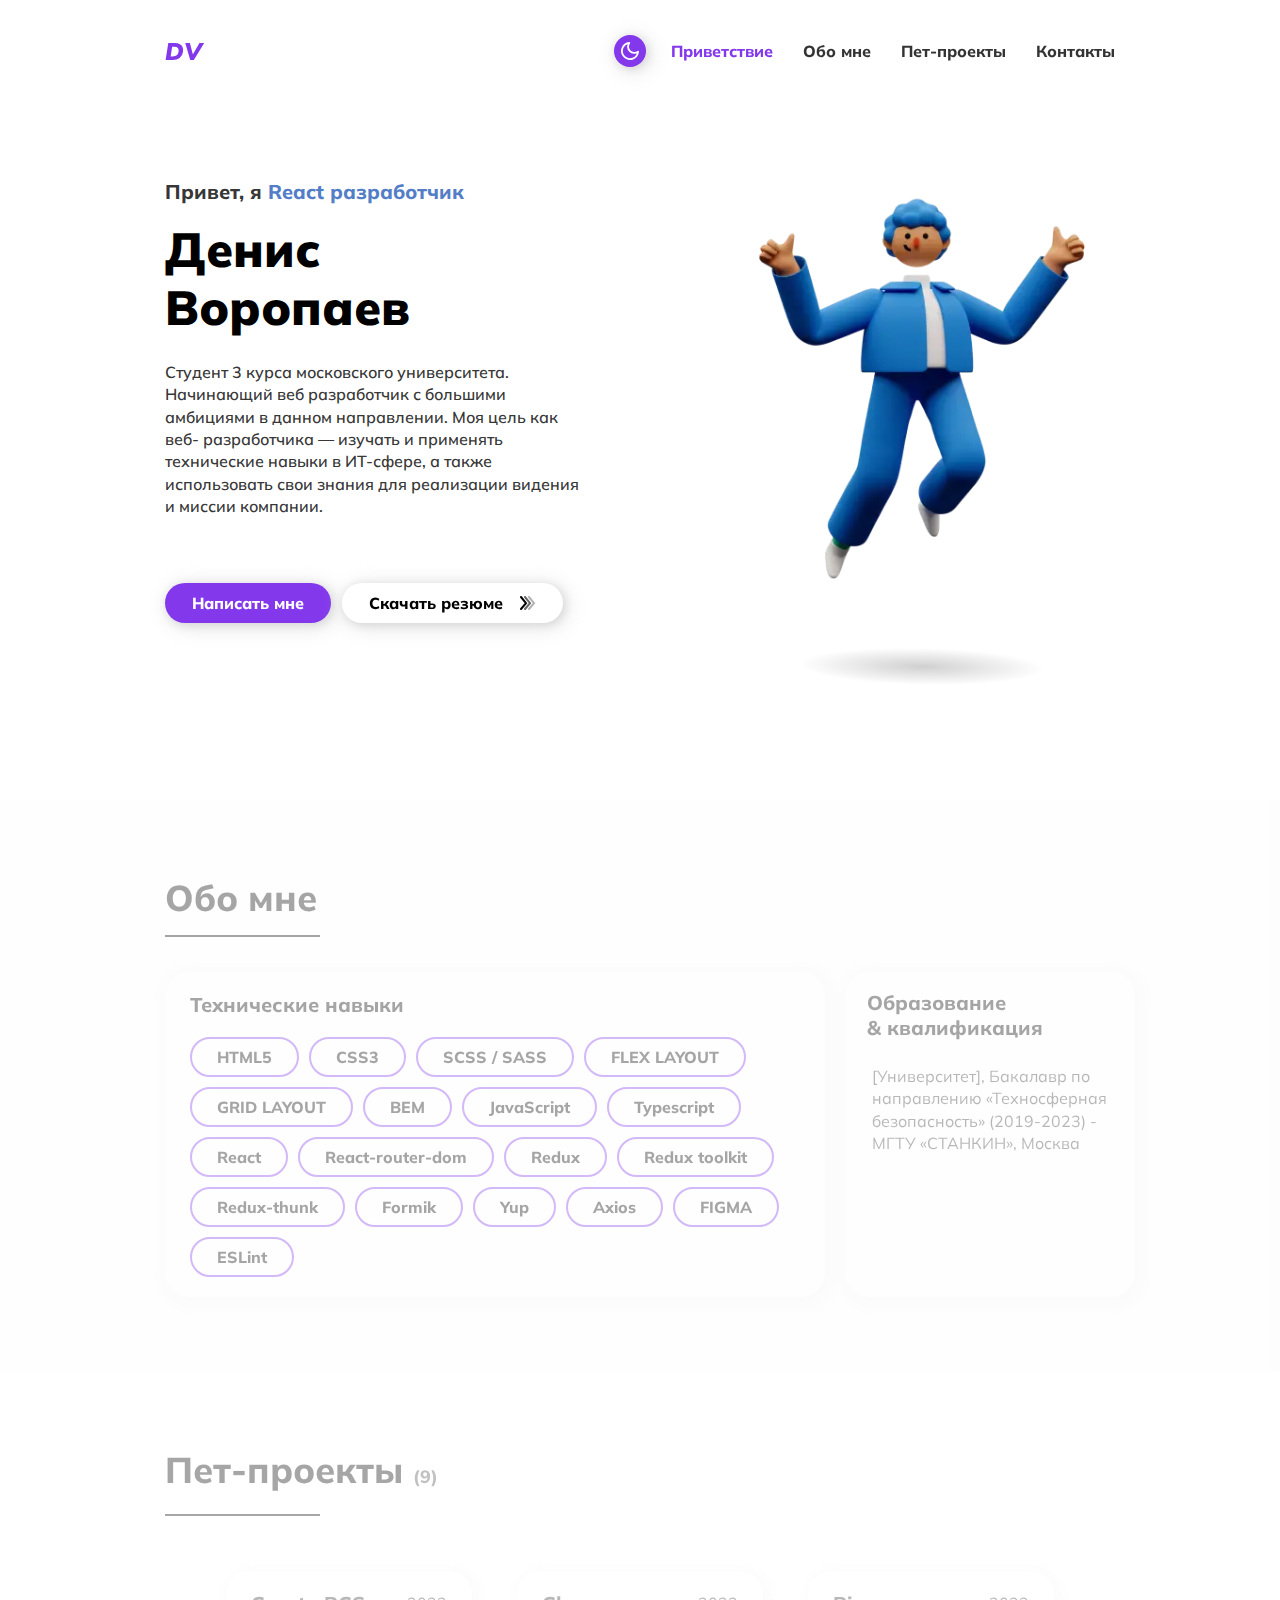
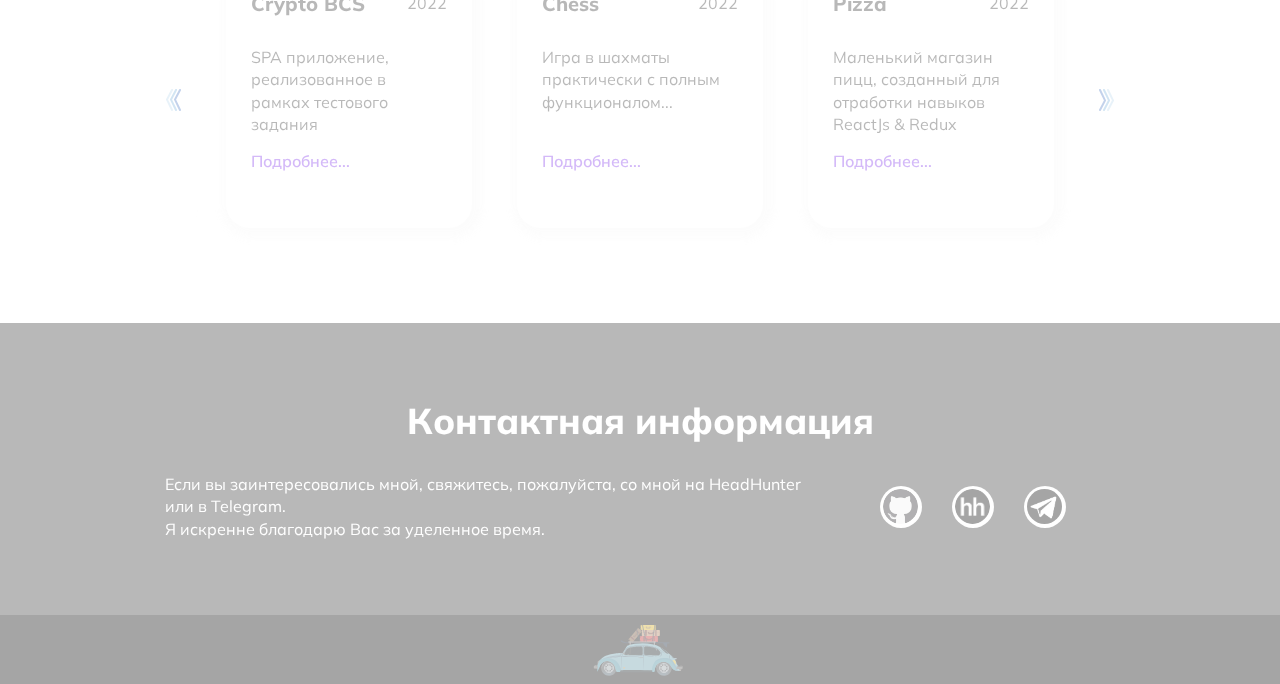
<file: index.html>
<!DOCTYPE html>
<html lang="ru">

<head>
	<title>Resume</title>
	<meta charset="UTF-8">
	<meta name="format-detection" content="telephone=no">
	<!-- <style>body{opacity: 0;}</style> -->
	<link rel="stylesheet" href="css/style.min.css?_v=20220521182936">
	<link rel="shortcut icon" href="favicon.ico">
	<!-- <meta name="robots" content="noindex, nofollow"> -->
	<meta name="viewport" content="width=device-width, initial-scale=1.0">
</head>


<body>
	<div class="wrapper">
		<header class="header" data-scroll="102" data-scroll-show="300">
			<div class="header__container">
				<a href="#" class="header__logo">DV</a>
				<div class="header__button">
					<a href="black.html" class="button button-circle">
						<img src="img/header/moon.svg" alt="moon">
					</a>
				</div>
				<div class="header__menu menu">
					<button type="button" class="menu__icon icon-menu"><span></span></button>
					<nav class="menu__body">
						<ul class="menu__list">
							<li class="menu__item"><a href="#" class="menu__link" data-goto=".home" data-goto-header data-goto-top="0">Приветствие</a></li>
							<li class="menu__item"><a href="#" class="menu__link" data-goto=".about" data-goto-header data-goto-top="-40">Обо мне</a></li>
							<li class="menu__item"><a href="#" class="menu__link" data-goto=".projects" data-goto-header data-goto-top="-40">Пет-проекты</a></li>
							<li class="menu__item"><a href="#" class="menu__link" data-goto=".footer" data-goto-header data-goto-top="-40">Контакты</a>
							</li>
						</ul>
					</nav>
				</div>
			</div>
		</header>

		<!-- data-goto-top="200" -->

		<main class="page">
			<section class="page__home home" data-watch="navigator" data-watch-threshold="0.7">
				<div class="home__container">
					<div class="home__info">
						<div class="home__label">Привет, я<span> React разработчик</span></div>
						<h1 class="home__name">Денис <br> Воропаев</h1>
						<div class="home__text">
							Cтудент 3 курса московского университета. Начинающий веб разработчик
							с большими амбициями в данном направлении. Моя цель как веб-
							разработчика — изучать и
							применять технические навыки в ИТ-сфере, а также использовать свои
							знания для реализации
							видения и миссии компании.
						</div>
						<div class="home__button">
							<a href="https://t.me/innvedent" target="_blank" class="button button-hire">
								Написать мне
							</a>
							<a href="./files/resume/resume.pdf" class="button button-resume" download>
								<span>Скачать резюме</span><img src="img/homePage/arrow.svg" alt="arrow">
							</a>
						</div>
					</div>
					<div class="home__image">
						<picture><source srcset="img/homePage/human.webp" type="image/webp"><img src="img/homePage/human.png" alt="human"></picture>
						<div class="home__shadow"></div>
						<!-- <button class="ball"></button> -->
					</div>
				</div>
			</section>
			<section class="page__about about" data-watch="navigator" data-watch-threshold="0.7">
				<div class="about__container">
					<h2 class="about__title title">Обо мне</h2>
					<div class="decor"></div>
					<div class="about__body">
						<div class="about__skills skills-about">
							<div class="skills-about__label label">Технические навыки</div>
							<div class="skills-about__skills">
								<div class="skills-about__skill button-skill">HTML5</div>
								<div class="skills-about__skill button-skill">CSS3</div>
								<div class="skills-about__skill button-skill">SCSS / SASS</div>
								<div class="skills-about__skill button-skill">FLEX LAYOUT</div>
								<div class="skills-about__skill button-skill">GRID LAYOUT</div>
								<div class="skills-about__skill button-skill">BEM</div>
								<!-- <div class="skills-about__skill button-skill">GULP</div> -->
								<div class="skills-about__skill button-skill">JavaScript</div>
								<div class="skills-about__skill button-skill">Typescript</div>
								<div class="skills-about__skill button-skill">React</div>
								<div class="skills-about__skill button-skill">React-router-dom</div>
								<div class="skills-about__skill button-skill">Redux</div>
								<div class="skills-about__skill button-skill">Redux toolkit</div>
								<div class="skills-about__skill button-skill">Redux-thunk</div>
								<div class="skills-about__skill button-skill">Formik</div>
								<div class="skills-about__skill button-skill">Yup</div>
								<div class="skills-about__skill button-skill">Axios</div>
								<div class="skills-about__skill button-skill">FIGMA</div>
								<div class="skills-about__skill button-skill">ESLint</div>
							</div>
						</div>
						<div class="about__education education-about">
							<div class="education-about__label label">Образование <br> &
								квалификация</div>
							<div class="education-about__educations">
								<!-- <div class="education-about__education">
									[Университет], Бакалавр по направлению «Техносферная безопасность» - МГТУ «СТАНКИН»,
									Москва
								</div> -->
								<!-- <div class="decor decor-education"></div> -->
								<div class="education-about__education">
									[Университет], Бакалавр по направлению «Техносферная безопасность»
									(2019-2023) -
									МГТУ «СТАНКИН», Москва
								</div>
								<!-- <div class="decor decor-education"></div> -->
							</div>
						</div>
					</div>
				</div>
			</section>
			<section class="page__projects projects" data-watch="navigator" data-watch-threshold="0.93">
				<div class="projects__container">
					<div class="projects__title title">Пет-проекты <span>(9)</span></div>
					<div class="decor"></div>
					<div class="projects__row">
						<button type="button" class="projects__arrow swiper-button-prev"><img src="img/icons/arrow-l.svg" alt="arrow"></button>
						<div class="projects__items swiper">
							<div class="projects__item item-projects swiper-wrapper">
								<div class="item-projects__body swiper-slide">
									<div class="item-projects__info">
										<div class="item-projects__label">Crypto BCS</div>
										<div class="item-projects__date">2022</div>
									</div>
									<div class="item-projects__text">SPA приложение,
										реализованное в рамках тестового задания</div>
									<a href="" class="item-projects__more button-more" data-popup="#popup9">Подробнее...</a>
								</div>
								<div class="item-projects__body swiper-slide">
									<div class="item-projects__info">
										<div class="item-projects__label">Chess</div>
										<div class="item-projects__date">2022</div>
									</div>
									<div class="item-projects__text">Игра в шахматы практически с полным
										функционалом...</div>
									<a href="" class="item-projects__more button-more" data-popup="#popup8">Подробнее...</a>
								</div>
								<div class="item-projects__body swiper-slide">
									<div class="item-projects__info">
										<div class="item-projects__label">Pizza</div>
										<div class="item-projects__date">2022</div>
									</div>
									<div class="item-projects__text">Маленький магазин пицц, созданный для
										отработки навыков ReactJs & Redux</div>
									<a href="" class="item-projects__more button-more" data-popup="#popup6">Подробнее...</a>
								</div>
								<div class="item-projects__body swiper-slide">
									<div class="item-projects__info">
										<div class="item-projects__label">CRM</div>
										<div class="item-projects__date">2022</div>
									</div>
									<div class="item-projects__text">Небольшая CRM система для
										офтмальмологической клиники</div>
									<a href="" class="item-projects__more button-more" data-popup="#popup7">Подробнее...</a>
								</div>
								<div class="item-projects__body swiper-slide">
									<div class="item-projects__info">
										<div class="item-projects__label">Social Network</div>
										<div class="item-projects__date">2022</div>
									</div>
									<div class="item-projects__text">Маленькая социальная сеть, созданная
										с помощью ReactJs</div>
									<a href="#" class="item-projects__more button-more" data-popup="#popup1">Подробнее...</a>
								</div>
								<div class="item-projects__body swiper-slide">
									<div class="item-projects__info">
										<div class="item-projects__label">MiniBook-shop</div>
										<div class="item-projects__date">2022</div>
									</div>
									<div class="item-projects__text">Маленький книжный магазин, созданный
										для отработки навыков ReactJs & Redux</div>
									<a href="" class="item-projects__more button-more" data-popup="#popup2">Подробнее...</a>
								</div>
								<div class="item-projects__body swiper-slide">
									<div class="item-projects__info">
										<div class="item-projects__label">LuxTrader</div>
										<div class="item-projects__date">2021</div>
									</div>
									<div class="item-projects__text">Одностраничный сайт, созданный длч
										отработки навыков верстки и БЭМ методологии</div>
									<a href="" class="item-projects__more button-more" data-popup="#popup3">Подробнее...</a>
								</div>
								<div class="item-projects__body swiper-slide">
									<div class="item-projects__info">
										<div class="item-projects__label">Funiro</div>
										<div class="item-projects__date">2021</div>
									</div>
									<div class="item-projects__text">Одностраничный сайт, созданный длч
										отработки навыков верстки и БЭМ методологии</div>
									<a href="" class="item-projects__more button-more" data-popup="#popup4">Подробнее...</a>
								</div>
								<div class="item-projects__body swiper-slide">
									<div class="item-projects__info">
										<div class="item-projects__label">Relvise</div>
										<div class="item-projects__date">2021</div>
									</div>
									<div class="item-projects__text">Одностраничный сайт, созданный длч
										отработки навыков верстки и БЭМ методологии</div>
									<a href="" class="item-projects__more button-more" data-popup="#popup5">Подробнее...</a>
								</div>
							</div>
						</div>
						<button type="button" class="projects__arrow projects__arrow-right
								swiper-button-next"><img src="img/icons/arrow-r.svg" alt="arrow"></button>
					</div>
				</div>
			</section>
		</main>
		<footer class="footer" data-watch="navigator" data-watch-threshold="0.93">
			<div class="footer__container">
				<div class="footer__title title">Контактная информация</div>
				<div class="footer__body">
					<div class="footer__text">Если вы заинтересовались мной, свяжитесь,
						пожалуйста, со мной на HeadHunter или в Telegram. <br /> Я искренне благодарю
						Вас за уделенное время.</div>
					<div class="footer__links">
						<div class="contact github"><a href="https://github.com/DenisVorop" class="footer__link" target="_blank"><picture><source srcset="img/contacts/gh.webp" type="image/webp"><img src="img/contacts/gh.png" alt="gh"></picture></a></div>
						<div class="contact headhunter"><a href="https://hh.ru/resume/1dff76b7ff0569cd7e0039ed1f616541485670" class="footer__link" target="_blank"><picture><source srcset="img/contacts/hh.webp" type="image/webp"><img src="img/contacts/hh.png" alt="hh"></picture></a></div>
						<div class="contact telegram"><a href="https://t.me/innvedent" class="footer__link" target="_blank"><picture><source srcset="img/contacts/tg.webp" type="image/webp"><img src="img/contacts/tg.png" alt="tg"></picture></a></div>
					</div>
				</div>
			</div>
			<div class="footer__date">
				<div class="page__car car">
					<div class="car__container">
						<div class="join__auto-inner">
							<div class="join__auto">
								<img src="img/car/car.svg" alt="Auto">
							</div>
						</div>
					</div>
				</div>
			</div>
		</footer>



		<!-- <section class="page__contacts contacts" >
		<div class="contacts__container">
			<div class="contacts__body">
				<div class="contacts__title title">Contacts</div>
				<div class="decor"></div>
				<div class="contacts__items items-contacts">
					<div class="items-contacts__item">
						<div class="items-contacts__label">
							<picture><source srcset="img/contacts/hh.webp" type="image/webp"><img src="img/contacts/hh.png" alt="hh"></picture>
						</div>
						<div class="items-contacts__text"><a
								href="https://hh.ru/resume/1dff76b7ff0569cd7e0039ed1f616541485670" target="_blank">Тыц
								для перехода на <span class="headhunter">HeadHunter</span></a></div>
					</div>
					<div class="items-contacts__item">
						<div class="items-contacts__label">
							<picture><source srcset="img/contacts/tg.webp" type="image/webp"><img src="img/contacts/tg.png" alt="tg"></picture>
						</div>
						<div class="items-contacts__text"><a href="https://t.me/innvedent" target="_blank">Тыц
								для перехода в <span class="telegram">Telegram</span></a></div>
					</div>
					<div class="items-contacts__item">
						<div class="items-contacts__label">
							<picture><source srcset="img/contacts/gh.webp" type="image/webp"><img src="img/contacts/gh.png" alt="gh"></picture>
						</div>
						<div class="items-contacts__text"><a href="https://github.com/DenisVorop" target="_blank">Тыц
								для перехода на <span class="github">GitHub</span></a></div>
					</div>
				</div>
			</div>
		</div>
	</section> -->

	</div>
	<div id="popup1" aria-hidden="true" class="popup">
		<div class="popup__wrapper">
			<div class="popup__content">
				<div class="popup__close"><span data-close></span></div>
				<div class="popup__text">
					<div class="popup__description"><span>Описание: </span>Небольшая социальная
						сеть, сделанная на ReactJs.
					</div>
					<div class="popup__opportunities"><span>Возможности: </span>Авторизация,
						изменение данных в профиле
						(фото, имя пользователя, ссылки
						на соц. сети, о себе, скилы, изменение статуса), создание постов
						(локально), общий чат,
						добавление в друзья, удаление из друзей, переход на странички
						пользователей,
						фильтрация на друзья/все/не друзья).</div>
					<div class="popup__stack"><span>Стек: </span>TypeScript, ReactJs + хуки,
						Redux, Redux-thunk, Axios, Formik,
						Yup, Rest API, WebSocket, SCSS</div>
					<div class="popup__link"><span>Ссылка: </span><a href="https://denisvorop.github.io/SocialNetwork/" target="_blank">Social Network</a></div>
					<div class="popup__note">Логин – saskeazaske@mail.ru, Пароль – free</div>
				</div>
			</div>
		</div>
	</div>

	<div id="popup2" aria-hidden="true" class="popup">
		<div class="popup__wrapper">
			<div class="popup__content">
				<div class="popup__close"><span data-close></span></div>
				<div class="popup__text">
					<div class="popup__description"><span>Описание: </span>Маленький магазин,
						созданный для отработки
						навыков работы с ReactJs и Redux.</div>
					<div class="popup__opportunities"><span>Возможности: </span>Добавить книгу в
						корзину, удалить книги,
						посмотреть общую стоимость, фильтрация по автору/стоимости/все</div>
					<div class="popup__stack"><span>Стек: </span>ReactJs, Redux, SCSS</div>
					<div class="popup__link"><span>Ссылка: </span><a href="https://denisvorop.github.io/miniBookShop/" target="_blank">Mini book shop</a></div>
				</div>
			</div>
		</div>
	</div>

	<div id="popup3" aria-hidden="true" class="popup">
		<div class="popup__wrapper">
			<div class="popup__content">
				<div class="popup__close"><span data-close></span></div>
				<div class="popup__text">
					<div class="popup__description"><span>Описание: </span>Лендинг, созданный
						для отработки навыков верстки
						и методологии БЭМ.</div>
					<div class="popup__opportunities"><span>Возможности: </span>Посмотреть
						ховеры на кнопочках</div>
					<div class="popup__stack"><span>Стек: </span>HTML, SCSS</div>
					<div class="popup__link"><span>Ссылка: </span><a href="https://denisvorop.github.io/luxtrader/" target="_blank">LuxTrader Landing Page</a></div>
				</div>
			</div>
		</div>
	</div>

	<div id="popup4" aria-hidden="true" class="popup">
		<div class="popup__wrapper">
			<div class="popup__content">
				<div class="popup__close"><span data-close></span></div>
				<div class="popup__text">
					<div class="popup__description"><span>Описание: </span>Лендинг, созданный
						для отработки навыков верстки
						и методологии БЭМ.</div>
					<div class="popup__opportunities"><span>Возможности: </span>Посмотреть
						ховеры на кнопочках</div>
					<div class="popup__stack"><span>Стек: </span>HTML, SCSS</div>
					<div class="popup__link"><span>Ссылка: </span><a href="https://denisvorop.github.io/funiro/" target="_blank">Funiro Landing Page</a></div>
				</div>
			</div>
		</div>
	</div>

	<div id="popup5" aria-hidden="true" class="popup">
		<div class="popup__wrapper">
			<div class="popup__content">
				<div class="popup__close"><span data-close></span></div>
				<div class="popup__text">
					<div class="popup__description"><span>Описание: </span>Лендинг, созданный
						для отработки навыков верстки
						и методологии БЭМ.</div>
					<div class="popup__opportunities"><span>Возможности: </span>Посмотреть
						ховеры на кнопочках</div>
					<div class="popup__stack"><span>Стек: </span>HTML, SCSS</div>
					<div class="popup__link"><span>Ссылка: </span><a href="https://denisvorop.github.io/relvise/" target="_blank">Relvise Landing Page</a></div>
				</div>
			</div>
		</div>
	</div>

	<div id="popup6" aria-hidden="true" class="popup">
		<div class="popup__wrapper">
			<div class="popup__content">
				<div class="popup__close"><span data-close></span></div>
				<div class="popup__text">
					<div class="popup__description"><span>Описание: </span>SPA Приложение для
						пиццерии</div>
					<div class="popup__opportunities"><span>Возможности: </span>Выбор размера
						пиццы, тесто, добавление в
						корзину, +1/-1 в корзине, удаление полностью из корзины, очистка всей
						корзины </div>
					<div class="popup__stack"><span>Стек: </span>ReactJS + хуки, React Router,
						Redux, Redux thunk, json-server, Axios, SCSS </div>
					<div class="popup__link"><span>Ссылка: </span><a href="https://denis-vorop-pizza.herokuapp.com/" target="_blank">Pizza</a></div>
				</div>
			</div>
		</div>
	</div>

	<div id="popup7" aria-hidden="true" class="popup">
		<div class="popup__wrapper">
			<div class="popup__content">
				<div class="popup__close"><span data-close></span></div>
				<div class="popup__text">
					<div class="popup__description"><span>Описание: </span>PERN Приложение для
						офтмальмологической клиники</div>
					<div class="popup__opportunities"><span>Возможности: </span>записывать
						пациентов, добавлять карты пациентов, просматривать карты пациентов, искать
						определенную карту пациента</div>
					<div class="popup__stack">
						<span>Стек (Клиент): </span>ReactJs, Redux,
						React-router-dom, SCSS, Json-server, Axios, Formik Redux-thunk, Yup
					</div>
					<div class="popup__stack">
						<span>Стек (Сервер): </span>NodeJS, PostgreSQL
					</div>
					<div class="popup__link">
						<span>Ссылка: </span><a href="https://github.com/DenisVorop/crm-client" target="_blank">GitHub (клиент)</a>
					</div>
					<div class="popup__link">
						<span>Ссылка: </span><a href="https://github.com/DenisVorop/crm-server" target="_blank">GitHub (сервер)</a>
					</div>
				</div>
			</div>
		</div>
	</div>

	<div id="popup8" aria-hidden="true" class="popup">
		<div class="popup__wrapper">
			<div class="popup__content">
				<div class="popup__close"><span data-close></span></div>
				<div class="popup__text">
					<div class="popup__description"><span>Описание: </span>SPA приложение,
						созданное с помощью ReactJS</div>
					<div class="popup__opportunities"><span>Возможности: </span>Поиграть в
						шахматы :)</div>
					<div class="popup__stack">
						<span>Стек: </span>ReactJs, TypeScript
					</div>
					<div class="popup__link">
						<span>Ссылка (только десктоп): </span><a href="https://chess-brown.vercel.app/" target="_blank">Chess</a>
					</div>
				</div>
			</div>
		</div>
	</div>

	<div id="popup9" aria-hidden="true" class="popup">
		<div class="popup__wrapper">
			<div class="popup__content">
				<div class="popup__close"><span data-close></span></div>
				<div class="popup__text">
					<div class="popup__description"><span>Описание: </span>SPA приложение,
						реализованное в рамках тестового задания</div>
					<div class="popup__opportunities"><span>Возможности: </span>Отслеживать курс
						некоторых криптовалют, посмотреть обменный курс в конвертере, открыть
						сделки на покупку монет</div>
					<div class="popup__stack">
						<span>Стек: </span>ReactJs, Redux Toolkit, TypeScript, ChartJs,
						React-router-dom, classnames, ESLint, Axios
					</div>
					<div class="popup__link">
						<span>Ссылка (только десктоп): </span><a href="https://blockchain-solutions-crypto.vercel.app/" target="_blank">Crypto</a>
					</div>
				</div>
			</div>
		</div>
	</div>

	<script src="js/app.min.js?_v=20220521182936"></script>
</body>
</file>
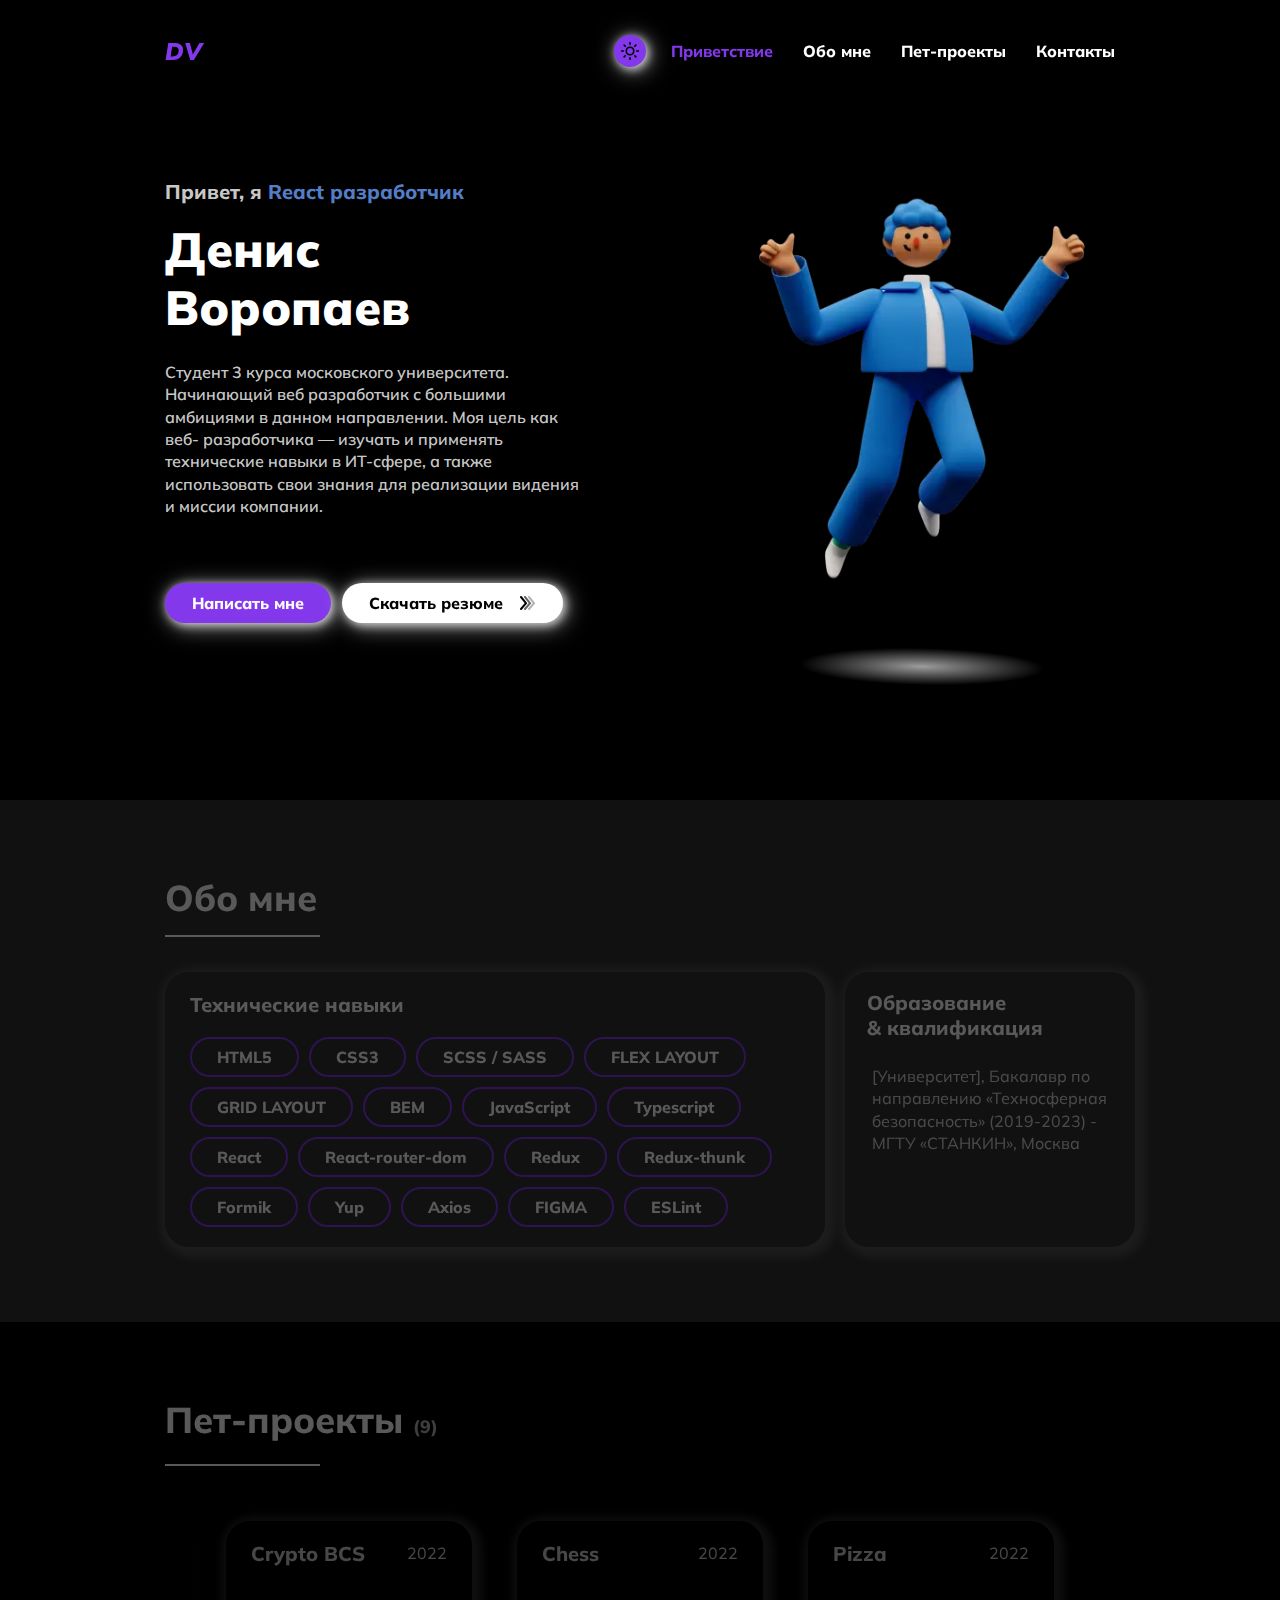
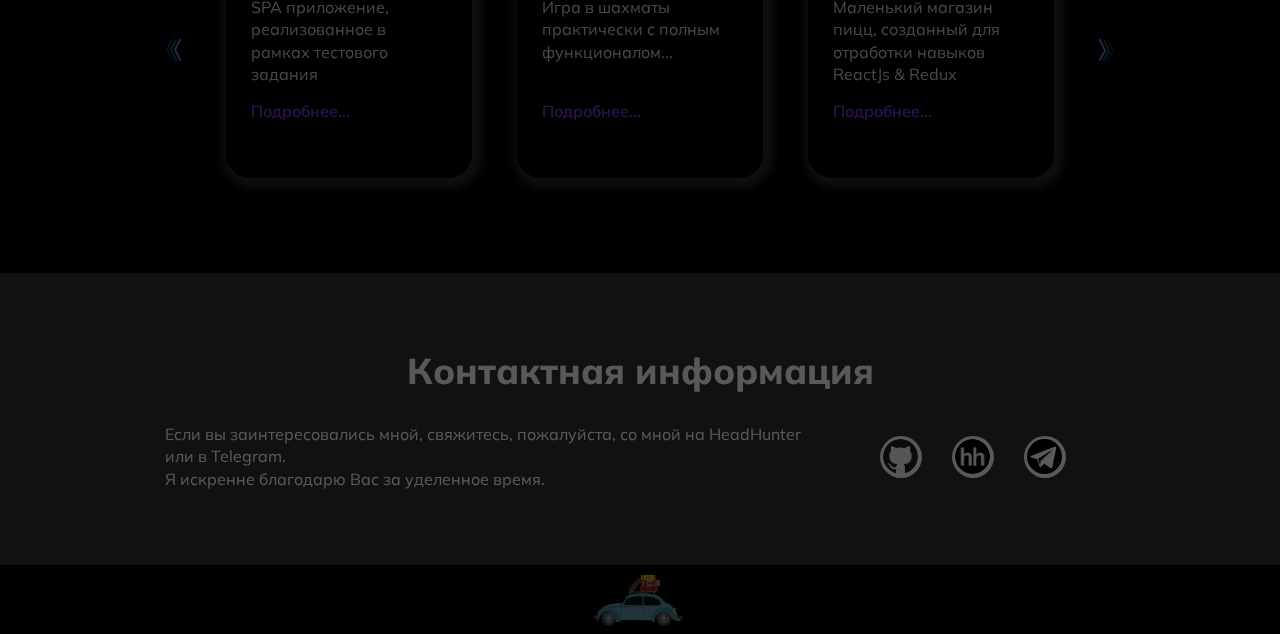
<file: black.html>
<!DOCTYPE html>
<html lang="ru">

<head>
	<title>Resume</title>
	<meta charset="UTF-8">
	<meta name="format-detection" content="telephone=no">
	<!-- <style>body{opacity: 0;}</style> -->
	<link rel="stylesheet" href="css/style.min.css?_v=20220521182936">
	<link rel="shortcut icon" href="favicon.ico">
	<!-- <meta name="robots" content="noindex, nofollow"> -->
	<meta name="viewport" content="width=device-width, initial-scale=1.0">
</head>


<body>
	<div class="wrapper">
		<header class="header" data-scroll="102" data-scroll-show="300">
			<div class="header__container">
				<a href="#" class="header__logo">DV</a>
				<div class="header__button">
					<a href="/Resume" class="button button-circle">
						<img src="img/header/sun.svg" alt="sun">
					</a>
				</div>
				<div class="header__menu menu">
					<button type="button" class="menu__icon icon-menu"><span></span></button>
					<nav class="menu__body">
						<ul class="menu__list">
							<li class="menu__item"><a href="#" class="menu__link" data-goto=".home" data-goto-header data-goto-top="0">Приветствие</a></li>
							<li class="menu__item"><a href="#" class="menu__link" data-goto=".about" data-goto-header data-goto-top="-40">Обо мне</a></li>
							<li class="menu__item"><a href="#" class="menu__link" data-goto=".projects" data-goto-header data-goto-top="-40">Пет-проекты</a></li>
							<li class="menu__item"><a href="#" class="menu__link" data-goto=".footer" data-goto-header data-goto-top="-40">Контакты</a>
							</li>
						</ul>
					</nav>
				</div>
			</div>
		</header>
		<main class="page">
			<section class="page__home home" data-watch="navigator" data-watch-threshold="0.7">
				<div class="home__container">
					<div class="home__info">
						<div class="home__label">Привет, я<span> React разработчик</span></div>
						<h1 class="home__name">Денис <br> Воропаев</h1>
						<div class="home__text">
							Cтудент 3 курса московского университета. Начинающий веб разработчик
							с большими амбициями в данном направлении. Моя цель как веб-
							разработчика — изучать и
							применять технические навыки в ИТ-сфере, а также использовать свои
							знания для реализации
							видения и миссии компании.
						</div>
						<div class="home__button">
							<a href="https://t.me/innvedent" target="_blank" class="button button-hire">
								Написать мне
							</a>
							<a href="./files/resume/resume.pdf" class="button button-resume" download>
								<span>Скачать резюме</span><img src="img/homePage/arrow.svg" alt="arrow">
							</a>
						</div>
					</div>
					<div class="home__image">
						<picture><source srcset="img/homePage/human.webp" type="image/webp"><img src="img/homePage/human.png" alt="human"></picture>
						<div class="home__shadow"></div>
						<!-- <button class="ball"></button> -->
					</div>
				</div>
			</section>
			<section class="page__about about" data-watch="navigator" data-watch-threshold="0.7">
				<div class="about__container">
					<h2 class="about__title title">Обо мне</h2>
					<div class="decor"></div>
					<div class="about__body">
						<div class="about__skills skills-about">
							<div class="skills-about__label label">Технические навыки</div>
							<div class="skills-about__skills">
								<div class="skills-about__skill button-skill">HTML5</div>
								<div class="skills-about__skill button-skill">CSS3</div>
								<div class="skills-about__skill button-skill">SCSS / SASS</div>
								<div class="skills-about__skill button-skill">FLEX LAYOUT</div>
								<div class="skills-about__skill button-skill">GRID LAYOUT</div>
								<div class="skills-about__skill button-skill">BEM</div>
								<!-- <div class="skills-about__skill button-skill">GULP</div> -->
								<div class="skills-about__skill button-skill">JavaScript</div>
								<div class="skills-about__skill button-skill">Typescript</div>
								<div class="skills-about__skill button-skill">React</div>
								<div class="skills-about__skill button-skill">React-router-dom</div>
								<div class="skills-about__skill button-skill">Redux</div>
								<div class="skills-about__skill button-skill">Redux-thunk</div>
								<div class="skills-about__skill button-skill">Formik</div>
								<div class="skills-about__skill button-skill">Yup</div>
								<div class="skills-about__skill button-skill">Axios</div>
								<div class="skills-about__skill button-skill">FIGMA</div>
								<div class="skills-about__skill button-skill">ESLint</div>
							</div>
						</div>
						<div class="about__education education-about">
							<div class="education-about__label label">Образование <br> &
								квалификация</div>
							<div class="education-about__educations">
								<!-- <div class="education-about__education">
									[Университет], Бакалавр по направлению «Техносферная безопасность» - МГТУ «СТАНКИН»,
									Москва
								</div> -->
								<!-- <div class="decor decor-education"></div> -->
								<div class="education-about__education">
									[Университет], Бакалавр по направлению «Техносферная безопасность»
									(2019-2023) -
									МГТУ «СТАНКИН», Москва
								</div>
								<!-- <div class="decor decor-education"></div> -->
							</div>
						</div>
					</div>
				</div>
			</section>
			<section class="page__projects projects" data-watch="navigator" data-watch-threshold="0.93">
				<div class="projects__container">
					<div class="projects__title title">Пет-проекты <span>(9)</span></div>
					<div class="decor"></div>
					<div class="projects__row">
						<button type="button" class="projects__arrow swiper-button-prev"><img src="img/icons/arrow-l.svg" alt="arrow"></button>
						<div class="projects__items swiper">
							<div class="projects__item item-projects swiper-wrapper">
								<div class="item-projects__body swiper-slide">
									<div class="item-projects__info">
										<div class="item-projects__label">Crypto BCS</div>
										<div class="item-projects__date">2022</div>
									</div>
									<div class="item-projects__text">SPA приложение,
										реализованное в рамках тестового задания</div>
									<a href="" class="item-projects__more button-more" data-popup="#popup9">Подробнее...</a>
								</div>
								<div class="item-projects__body swiper-slide">
									<div class="item-projects__info">
										<div class="item-projects__label">Chess</div>
										<div class="item-projects__date">2022</div>
									</div>
									<div class="item-projects__text">Игра в шахматы практически с полным
										функционалом...</div>
									<a href="" class="item-projects__more button-more" data-popup="#popup8">Подробнее...</a>
								</div>
								<div class="item-projects__body swiper-slide">
									<div class="item-projects__info">
										<div class="item-projects__label">Pizza</div>
										<div class="item-projects__date">2022</div>
									</div>
									<div class="item-projects__text">Маленький магазин пицц, созданный для
										отработки навыков ReactJs & Redux</div>
									<a href="" class="item-projects__more button-more" data-popup="#popup6">Подробнее...</a>
								</div>
								<div class="item-projects__body swiper-slide">
									<div class="item-projects__info">
										<div class="item-projects__label">CRM</div>
										<div class="item-projects__date">2022</div>
									</div>
									<div class="item-projects__text">Небольшая CRM система для
										офтмальмологической клиники</div>
									<a href="" class="item-projects__more button-more" data-popup="#popup7">Подробнее...</a>
								</div>
								<div class="item-projects__body swiper-slide">
									<div class="item-projects__info">
										<div class="item-projects__label">Social Network</div>
										<div class="item-projects__date">2022</div>
									</div>
									<div class="item-projects__text">Маленькая социальная сеть, созданная
										с помощью ReactJs</div>
									<a href="#" class="item-projects__more button-more" data-popup="#popup1">Подробнее...</a>
								</div>
								<div class="item-projects__body swiper-slide">
									<div class="item-projects__info">
										<div class="item-projects__label">MiniBook-shop</div>
										<div class="item-projects__date">2022</div>
									</div>
									<div class="item-projects__text">Маленький книжный магазин, созданный
										для отработки навыков ReactJs & Redux</div>
									<a href="" class="item-projects__more button-more" data-popup="#popup2">Подробнее...</a>
								</div>
								<div class="item-projects__body swiper-slide">
									<div class="item-projects__info">
										<div class="item-projects__label">LuxTrader</div>
										<div class="item-projects__date">2021</div>
									</div>
									<div class="item-projects__text">Одностраничный сайт, созданный длч
										отработки навыков верстки и БЭМ методологии</div>
									<a href="" class="item-projects__more button-more" data-popup="#popup3">Подробнее...</a>
								</div>
								<div class="item-projects__body swiper-slide">
									<div class="item-projects__info">
										<div class="item-projects__label">Funiro</div>
										<div class="item-projects__date">2021</div>
									</div>
									<div class="item-projects__text">Одностраничный сайт, созданный длч
										отработки навыков верстки и БЭМ методологии</div>
									<a href="" class="item-projects__more button-more" data-popup="#popup4">Подробнее...</a>
								</div>
								<div class="item-projects__body swiper-slide">
									<div class="item-projects__info">
										<div class="item-projects__label">Relvise</div>
										<div class="item-projects__date">2021</div>
									</div>
									<div class="item-projects__text">Одностраничный сайт, созданный длч
										отработки навыков верстки и БЭМ методологии</div>
									<a href="" class="item-projects__more button-more" data-popup="#popup5">Подробнее...</a>
								</div>
							</div>
						</div>
						<button type="button" class="projects__arrow projects__arrow-right
								swiper-button-next"><img src="img/icons/arrow-r.svg" alt="arrow"></button>
					</div>
				</div>
			</section>
		</main>
		<footer class="footer" data-watch="navigator" data-watch-threshold="0.93">
			<div class="footer__container">
				<div class="footer__title title">Контактная информация</div>
				<div class="footer__body">
					<div class="footer__text">Если вы заинтересовались мной, свяжитесь,
						пожалуйста, со мной на HeadHunter или в Telegram. <br /> Я искренне благодарю
						Вас за уделенное время.</div>
					<div class="footer__links">
						<div class="contact github"><a href="https://github.com/DenisVorop" class="footer__link" target="_blank"><picture><source srcset="img/contacts/gh.webp" type="image/webp"><img src="img/contacts/gh.png" alt="gh"></picture></a></div>
						<div class="contact headhunter"><a href="https://hh.ru/resume/1dff76b7ff0569cd7e0039ed1f616541485670" class="footer__link" target="_blank"><picture><source srcset="img/contacts/hh.webp" type="image/webp"><img src="img/contacts/hh.png" alt="hh"></picture></a></div>
						<div class="contact telegram"><a href="https://t.me/innvedent" class="footer__link" target="_blank"><picture><source srcset="img/contacts/tg.webp" type="image/webp"><img src="img/contacts/tg.png" alt="tg"></picture></a></div>
					</div>
				</div>
			</div>
			<div class="footer__date">
				<div class="page__car car">
					<div class="car__container">
						<div class="join__auto-inner">
							<div class="join__auto">
								<img src="img/car/car.svg" alt="Auto">
							</div>
						</div>
					</div>
				</div>
			</div>
		</footer>



		<!-- <section class="page__contacts contacts" >
		<div class="contacts__container">
			<div class="contacts__body">
				<div class="contacts__title title">Contacts</div>
				<div class="decor"></div>
				<div class="contacts__items items-contacts">
					<div class="items-contacts__item">
						<div class="items-contacts__label">
							<picture><source srcset="img/contacts/hh.webp" type="image/webp"><img src="img/contacts/hh.png" alt="hh"></picture>
						</div>
						<div class="items-contacts__text"><a
								href="https://hh.ru/resume/1dff76b7ff0569cd7e0039ed1f616541485670" target="_blank">Тыц
								для перехода на <span class="headhunter">HeadHunter</span></a></div>
					</div>
					<div class="items-contacts__item">
						<div class="items-contacts__label">
							<picture><source srcset="img/contacts/tg.webp" type="image/webp"><img src="img/contacts/tg.png" alt="tg"></picture>
						</div>
						<div class="items-contacts__text"><a href="https://t.me/innvedent" target="_blank">Тыц
								для перехода в <span class="telegram">Telegram</span></a></div>
					</div>
					<div class="items-contacts__item">
						<div class="items-contacts__label">
							<picture><source srcset="img/contacts/gh.webp" type="image/webp"><img src="img/contacts/gh.png" alt="gh"></picture>
						</div>
						<div class="items-contacts__text"><a href="https://github.com/DenisVorop" target="_blank">Тыц
								для перехода на <span class="github">GitHub</span></a></div>
					</div>
				</div>
			</div>
		</div>
	</section> -->

	</div>
	<div id="popup1" aria-hidden="true" class="popup">
		<div class="popup__wrapper">
			<div class="popup__content">
				<div class="popup__close"><span data-close></span></div>
				<div class="popup__text">
					<div class="popup__description"><span>Описание: </span>Небольшая социальная
						сеть, сделанная на ReactJs.
					</div>
					<div class="popup__opportunities"><span>Возможности: </span>Авторизация,
						изменение данных в профиле
						(фото, имя пользователя, ссылки
						на соц. сети, о себе, скилы, изменение статуса), создание постов
						(локально), общий чат,
						добавление в друзья, удаление из друзей, переход на странички
						пользователей,
						фильтрация на друзья/все/не друзья).</div>
					<div class="popup__stack"><span>Стек: </span>TypeScript, ReactJs + хуки,
						Redux, Redux-thunk, Axios, Formik,
						Yup, Rest API, WebSocket, SCSS</div>
					<div class="popup__link"><span>Ссылка: </span><a href="https://denisvorop.github.io/SocialNetwork/" target="_blank">Social Network</a></div>
					<div class="popup__note">Логин – saskeazaske@mail.ru, Пароль – free</div>
				</div>
			</div>
		</div>
	</div>

	<div id="popup2" aria-hidden="true" class="popup">
		<div class="popup__wrapper">
			<div class="popup__content">
				<div class="popup__close"><span data-close></span></div>
				<div class="popup__text">
					<div class="popup__description"><span>Описание: </span>Маленький магазин,
						созданный для отработки
						навыков работы с ReactJs и Redux.</div>
					<div class="popup__opportunities"><span>Возможности: </span>Добавить книгу в
						корзину, удалить книги,
						посмотреть общую стоимость, фильтрация по автору/стоимости/все</div>
					<div class="popup__stack"><span>Стек: </span>ReactJs, Redux, SCSS</div>
					<div class="popup__link"><span>Ссылка: </span><a href="https://denisvorop.github.io/miniBookShop/" target="_blank">Mini book shop</a></div>
				</div>
			</div>
		</div>
	</div>

	<div id="popup3" aria-hidden="true" class="popup">
		<div class="popup__wrapper">
			<div class="popup__content">
				<div class="popup__close"><span data-close></span></div>
				<div class="popup__text">
					<div class="popup__description"><span>Описание: </span>Лендинг, созданный
						для отработки навыков верстки
						и методологии БЭМ.</div>
					<div class="popup__opportunities"><span>Возможности: </span>Посмотреть
						ховеры на кнопочках</div>
					<div class="popup__stack"><span>Стек: </span>HTML, SCSS</div>
					<div class="popup__link"><span>Ссылка: </span><a href="https://denisvorop.github.io/luxtrader/" target="_blank">LuxTrader Landing Page</a></div>
				</div>
			</div>
		</div>
	</div>

	<div id="popup4" aria-hidden="true" class="popup">
		<div class="popup__wrapper">
			<div class="popup__content">
				<div class="popup__close"><span data-close></span></div>
				<div class="popup__text">
					<div class="popup__description"><span>Описание: </span>Лендинг, созданный
						для отработки навыков верстки
						и методологии БЭМ.</div>
					<div class="popup__opportunities"><span>Возможности: </span>Посмотреть
						ховеры на кнопочках</div>
					<div class="popup__stack"><span>Стек: </span>HTML, SCSS</div>
					<div class="popup__link"><span>Ссылка: </span><a href="https://denisvorop.github.io/funiro/" target="_blank">Funiro Landing Page</a></div>
				</div>
			</div>
		</div>
	</div>

	<div id="popup5" aria-hidden="true" class="popup">
		<div class="popup__wrapper">
			<div class="popup__content">
				<div class="popup__close"><span data-close></span></div>
				<div class="popup__text">
					<div class="popup__description"><span>Описание: </span>Лендинг, созданный
						для отработки навыков верстки
						и методологии БЭМ.</div>
					<div class="popup__opportunities"><span>Возможности: </span>Посмотреть
						ховеры на кнопочках</div>
					<div class="popup__stack"><span>Стек: </span>HTML, SCSS</div>
					<div class="popup__link"><span>Ссылка: </span><a href="https://denisvorop.github.io/relvise/" target="_blank">Relvise Landing Page</a></div>
				</div>
			</div>
		</div>
	</div>

	<div id="popup6" aria-hidden="true" class="popup">
		<div class="popup__wrapper">
			<div class="popup__content">
				<div class="popup__close"><span data-close></span></div>
				<div class="popup__text">
					<div class="popup__description"><span>Описание: </span>SPA Приложение для
						пиццерии</div>
					<div class="popup__opportunities"><span>Возможности: </span>Выбор размера
						пиццы, тесто, добавление в
						корзину, +1/-1 в корзине, удаление полностью из корзины, очистка всей
						корзины </div>
					<div class="popup__stack"><span>Стек: </span>ReactJS + хуки, React Router,
						Redux, Redux thunk, json-server, Axios, SCSS </div>
					<div class="popup__link"><span>Ссылка: </span><a href="https://denis-vorop-pizza.herokuapp.com/" target="_blank">Pizza</a></div>
				</div>
			</div>
		</div>
	</div>

	<div id="popup7" aria-hidden="true" class="popup">
		<div class="popup__wrapper">
			<div class="popup__content">
				<div class="popup__close"><span data-close></span></div>
				<div class="popup__text">
					<div class="popup__description"><span>Описание: </span>PERN Приложение для
						офтмальмологической клиники</div>
					<div class="popup__opportunities"><span>Возможности: </span>записывать
						пациентов, добавлять карты пациентов, просматривать карты пациентов, искать
						определенную карту пациента</div>
					<div class="popup__stack">
						<span>Стек (Клиент): </span>ReactJs, Redux,
						React-router-dom, SCSS, Json-server, Axios, Formik Redux-thunk, Yup
					</div>
					<div class="popup__stack">
						<span>Стек (Сервер): </span>NodeJS, PostgreSQL
					</div>
					<div class="popup__link">
						<span>Ссылка: </span><a href="https://github.com/DenisVorop/crm-client" target="_blank">GitHub (клиент)</a>
					</div>
					<div class="popup__link">
						<span>Ссылка: </span><a href="https://github.com/DenisVorop/crm-server" target="_blank">GitHub (сервер)</a>
					</div>
				</div>
			</div>
		</div>
	</div>

	<div id="popup8" aria-hidden="true" class="popup">
		<div class="popup__wrapper">
			<div class="popup__content">
				<div class="popup__close"><span data-close></span></div>
				<div class="popup__text">
					<div class="popup__description"><span>Описание: </span>SPA приложение,
						созданное с помощью ReactJS</div>
					<div class="popup__opportunities"><span>Возможности: </span>Поиграть в
						шахматы :)</div>
					<div class="popup__stack">
						<span>Стек: </span>ReactJs, TypeScript
					</div>
					<div class="popup__link">
						<span>Ссылка (только десктоп): </span><a href="https://chess-brown.vercel.app/" target="_blank">Chess</a>
					</div>
				</div>
			</div>
		</div>
	</div>

	<div id="popup9" aria-hidden="true" class="popup">
		<div class="popup__wrapper">
			<div class="popup__content">
				<div class="popup__close"><span data-close></span></div>
				<div class="popup__text">
					<div class="popup__description"><span>Описание: </span>SPA приложение,
						реализованное в рамках тестового задания</div>
					<div class="popup__opportunities"><span>Возможности: </span>Отслеживать курс
						некоторых криптовалют, посмотреть обменный курс в конвертере, открыть
						сделки на покупку монет</div>
					<div class="popup__stack">
						<span>Стек: </span>ReactJs, Redux Toolkit, TypeScript, ChartJs,
						React-router-dom, classnames, ESLint, Axios
					</div>
					<div class="popup__link">
						<span>Ссылка (только десктоп): </span><a href="https://blockchain-solutions-crypto.vercel.app/" target="_blank">Crypto</a>
					</div>
				</div>
			</div>
		</div>
	</div>

	<script src="js/app.min.js?_v=20220521182936"></script>
</body>

<style>
	body {
		background-color: #000;
		color: rgba(255, 255, 255, .8);
		filter: none;
	}

	.title,
	.label,
	.home__name,
	.button-skill,
	.menu__body {
		color: #fff;
	}

	.header._header-show,
	.menu-open .menu__body,
	.menu-open .menu__list {
		background-color: rgb(59, 59, 59, .8);
	}

	.decor,
	.icon-menu span,
	.icon-menu::after,
	.icon-menu::before {
		background-color: #fff;
	}

	.about,
	.popup__content {
		background-color: rgba(50, 50, 50, 0.99);
	}

	.popup__close span::before,
	.popup__close span::after {
		background-color: #fff;
	}
</style>
<!-- <section class="page__car car">
	<div class="car__container">
		<div class="join__auto-inner">
			<div class="join__auto">
				<img src="img/car/car.svg" alt="Auto">
			</div>
		</div>
	</div>
</section> -->
<!-- data-watch-once -->
</file>
<file: css/style.min.css>
@charset "UTF-8";@import url(https://fonts.googleapis.com/css?family=Mulish:600,800,900&display=swap);*{padding:0;margin:0;border:0}*,:after,:before{-webkit-box-sizing:border-box;box-sizing:border-box}body,html{height:100%;min-width:320px}body{color:rgba(0,0,0,.8);line-height:1.4;font-family:Mulish;font-size:1rem;-ms-text-size-adjust:100%;-moz-text-size-adjust:100%;-webkit-text-size-adjust:100%;-webkit-font-smoothing:antialiased;-moz-osx-font-smoothing:grayscale}button,input,textarea{font-family:Mulish;font-size:inherit}button{cursor:pointer;color:inherit;background-color:inherit}a{color:inherit}a:link,a:visited{text-decoration:none}a:hover{text-decoration:none}ul li{list-style:none}img{vertical-align:top}h1,h2,h3,h4,h5,h6{font-weight:inherit;font-size:inherit}.lock body{overflow:hidden;-ms-touch-action:none;touch-action:none}.wrapper{min-height:100%;display:-webkit-box;display:-ms-flexbox;display:flex;-webkit-box-orient:vertical;-webkit-box-direction:normal;-ms-flex-direction:column;flex-direction:column;overflow:hidden}.wrapper>main{-webkit-box-flex:1;-ms-flex:1 1 auto;flex:1 1 auto}.wrapper>*{min-width:0}[class*=__container]{max-width:59.375rem;-webkit-box-sizing:content-box;box-sizing:content-box;margin:0 auto;padding:0 .9375rem}body::after{content:"";background-color:rgba(0,0,0,.5);position:fixed;width:100%;height:100%;top:0;left:0;opacity:0;-webkit-transition:opacity .8s ease 0s;-o-transition:opacity .8s ease 0s;transition:opacity .8s ease 0s;pointer-events:none;z-index:149}.popup-show body::after{opacity:1}.popup{position:fixed;top:0;left:0;bottom:0;right:0;padding:30px 10px;-webkit-transition:visibility .8s ease 0s;-o-transition:visibility .8s ease 0s;transition:visibility .8s ease 0s;visibility:hidden;pointer-events:none}.popup_show{z-index:150;visibility:visible;overflow:auto;pointer-events:auto}.popup_show .popup__content{visibility:visible;-webkit-transform:scale(1);-ms-transform:scale(1);transform:scale(1)}.popup__wrapper{display:-webkit-box;display:-ms-flexbox;display:flex;-webkit-box-orient:vertical;-webkit-box-direction:normal;-ms-flex-direction:column;flex-direction:column;-webkit-box-align:center;-ms-flex-align:center;align-items:center;min-height:100%;-webkit-box-flex:1;-ms-flex:1 1 auto;flex:1 1 auto;width:100%;display:flex;-webkit-box-pack:center;-ms-flex-pack:center;justify-content:center;align-items:center}.popup__content{visibility:hidden;-webkit-transform:scale(0);-ms-transform:scale(0);transform:scale(0);-webkit-transition:-webkit-transform .3s ease 0s;transition:-webkit-transform .3s ease 0s;-o-transition:transform .3s ease 0s;transition:transform .3s ease 0s;transition:transform .3s ease 0s,-webkit-transform .3s ease 0s;background-color:#eee;padding:20px 20px 45px 20px;width:100%;max-width:900px;border-radius:20px}.lock .popup__content{visibility:visible}.button{-webkit-filter:drop-shadow(2px 2px 10px rgba(215, 215, 215, .6));filter:drop-shadow(2px 2px 10px rgba(215, 215, 215, .6));color:#fff;-webkit-box-shadow:2px 2px 10px #d7d7d7;box-shadow:2px 2px 10px #d7d7d7;font-weight:800;font-size:16px;line-height:20px;-webkit-transition:background-color .3s ease 0s;-o-transition:background-color .3s ease 0s;transition:background-color .3s ease 0s;border-radius:24px;padding:10px 27px}.button-hire{background-color:#8338ec}.button-hire:hover{background-color:#6815dc}.button-circle{width:32px;height:32px;border-radius:50%;overflow:hidden;display:-webkit-box;display:-ms-flexbox;display:flex;padding:7px;-webkit-transition:background-color .3s ease 0s;-o-transition:background-color .3s ease 0s;transition:background-color .3s ease 0s;background-color:#8338ec}.button-circle:hover{background-color:#6815dc}.button-circle img{-webkit-box-align:center;-ms-flex-align:center;align-items:center;-webkit-box-pack:center;-ms-flex-pack:center;justify-content:center;text-align:center}.button-resume{background-color:#fff;color:#000;display:-webkit-inline-box;display:-ms-inline-flexbox;display:inline-flex;-webkit-box-align:center;-ms-flex-align:center;align-items:center;-webkit-transition:background-color .3s ease 0s;-o-transition:background-color .3s ease 0s;transition:background-color .3s ease 0s}.button-resume:hover{background-color:#e6e6e6}.button-resume span{padding:0 17.41px 0 0}.button-skill{border:2px solid #8338ec;border-radius:24px;font-weight:800;font-size:16px;line-height:20px;-webkit-transition:background-color .3s ease 0s;-o-transition:background-color .3s ease 0s;transition:background-color .3s ease 0s;color:#000}.button-skill:hover{border:2px solid #537ec7}.button-more{font-weight:600;font-size:16px;line-height:20px;display:-webkit-box;display:-ms-flexbox;display:flex;-webkit-box-align:center;-ms-flex-align:center;align-items:center;color:#8338ec}.title{font-weight:800;font-size:36px;line-height:45px;color:#000}.title span{font-size:18px;opacity:.7}.label{font-weight:800;font-size:20px;line-height:25px;color:#000;margin:0 0 20px 0}.swiper-scrollbar{background-color:red;height:10px}.swiper-scrollbar .swiper-scrollbar-drag{background-color:green;width:10px;height:10px}.decor{height:2px;width:155px;background-color:#000;margin:0 0 35px 0}.icon-menu{display:none}.menu-open .menu__body{display:-webkit-box;display:-ms-flexbox;display:flex;position:fixed;top:0;left:0;width:100%;height:100%;background-color:rgba(255,255,255,.9);-webkit-transform:translateY(0);-ms-transform:translateY(0);transform:translateY(0);-webkit-transition:all .5s ease 0s;-o-transition:all .5s ease 0s;transition:all .5s ease 0s}.menu-open .menu__list{display:-webkit-box;display:-ms-flexbox;display:flex;-webkit-box-orient:vertical;-webkit-box-direction:normal;-ms-flex-direction:column;flex-direction:column;margin:0 auto;padding:240px 0 495px 0;width:100%;-webkit-box-pack:center;-ms-flex-pack:center;justify-content:center;-webkit-box-align:center;-ms-flex-align:center;align-items:center;overflow:auto;height:-webkit-fit-content;height:-moz-fit-content;height:fit-content;background-color:rgba(255,255,255,.9);-webkit-transform:translateY(0);-ms-transform:translateY(0);transform:translateY(0);-webkit-transition:all .5s ease 0s;-o-transition:all .5s ease 0s;transition:all .5s ease 0s}.menu-open .menu__item:not(:last-child){margin:0 0 50px 0}.menu-open .menu__item a{font-size:28px;color:#8338ec;text-transform:uppercase;text-decoration:underline}.header{position:absolute;left:0;top:0;width:100%;z-index:99999}.header._header-scroll{position:fixed;-webkit-transform:translateY(-200%);-ms-transform:translateY(-200%);transform:translateY(-200%)}.header._header-show{background-color:rgba(250,250,250,.98);-webkit-transition:-webkit-transform .3s ease 0s;transition:-webkit-transform .3s ease 0s;-o-transition:transform .3s ease 0s;transition:transform .3s ease 0s;transition:transform .3s ease 0s,-webkit-transform .3s ease 0s;-webkit-transform:translateY(0);-ms-transform:translateY(0);transform:translateY(0)}.header__container{position:relative;z-index:10;height:102px;display:-webkit-box;display:-ms-flexbox;display:flex;-webkit-box-align:center;-ms-flex-align:center;align-items:center}.header__logo{font-style:italic;font-weight:1000;font-size:24px;line-height:30px;color:#8338ec}.header__button{margin:0 25px 0 0;-webkit-box-flex:1;-ms-flex:1 1 auto;flex:1 1 auto;display:-webkit-box;display:-ms-flexbox;display:flex;-webkit-box-pack:end;-ms-flex-pack:end;justify-content:flex-end}.menu__list{display:-webkit-box;display:-ms-flexbox;display:flex}.menu__item:not(:last-child){margin:0 30px 0 0}.menu__link{font-weight:800;font-size:16px;line-height:20px}.menu__link:hover{text-decoration:underline}._navigator-active{text-decoration:underline;color:#8338ec}.footer{background-color:rgba(50,50,50,.99);opacity:.35;-webkit-transition:all .3s ease 0s;-o-transition:all .3s ease 0s;transition:all .3s ease 0s;padding:75px 0 0 0;color:#fff}.footer._watcher-view{opacity:1}.footer__title{display:-webkit-box;display:-ms-flexbox;display:flex;-webkit-box-align:center;-ms-flex-align:center;align-items:center;-webkit-box-pack:center;-ms-flex-pack:center;justify-content:center;color:#fff;margin:0 0 30px 0}.footer__body{display:-webkit-box;display:-ms-flexbox;display:flex;-webkit-box-align:center;-ms-flex-align:center;align-items:center;margin:0 0 75px 0}.footer__text{-webkit-box-flex:0;-ms-flex:0 0 70%;flex:0 0 70%}.footer__links{display:-webkit-box;display:-ms-flexbox;display:flex;-webkit-box-pack:center;-ms-flex-pack:center;justify-content:center;gap:30px;-webkit-box-flex:0;-ms-flex:0 0 30%;flex:0 0 30%}.footer__link img{width:35px;height:35px;border-radius:50%}.footer__date{display:-webkit-box;display:-ms-flexbox;display:flex;-webkit-box-pack:center;-ms-flex-pack:center;justify-content:center;-webkit-box-align:center;-ms-flex-align:center;align-items:center;padding:5px 0;background-color:#000;color:gray}.contact{background-color:rgba(85,85,85,.99);width:45px;height:45px;display:-webkit-box;display:-ms-flexbox;display:flex;-webkit-box-align:center;-ms-flex-align:center;align-items:center;-webkit-box-pack:center;-ms-flex-pack:center;justify-content:center;-webkit-transition:all .3s ease 0s;-o-transition:all .3s ease 0s;transition:all .3s ease 0s}.contact:hover{-webkit-transform:scale(1.1);-ms-transform:scale(1.1);transform:scale(1.1)}.headhunter{width:42px;height:42px;background-color:#fff;border-radius:50%}.telegram{width:42px;height:42px;background-color:#fff;border-radius:50%}.github{width:42px;height:42px;background-color:#fff;border-radius:50%}.github img{margin:0 0 1px 0}.home{height:800px;display:-webkit-box;display:-ms-flexbox;display:flex;-webkit-box-align:center;-ms-flex-align:center;align-items:center;opacity:.35;-webkit-transition:all .3s ease 0s;-o-transition:all .3s ease 0s;transition:all .3s ease 0s}.home._watcher-view{opacity:1}.home__container{display:-webkit-box;display:-ms-flexbox;display:flex;padding:63px 15px 0 15px}.home__info{-webkit-box-flex:0;-ms-flex:0 0 45%;flex:0 0 45%;margin:0 54px 0 0}.home__label{font-weight:800;font-size:20px;line-height:25px;margin:0 0 16px 0}.home__label span{color:#537ec7}.home__name{font-weight:1000;font-size:48px;line-height:58px;color:#000;margin:0 0 25px 0}.home__text{font-weight:600;font-size:16px;margin:0 0 65px 0}.home__button{display:-webkit-box;display:-ms-flexbox;display:flex}.home__button a:not(:last-child){margin:0 11px 0 0}.home__image{-webkit-box-flex:0;-ms-flex:0 0 55%;flex:0 0 55%;margin:-50px 0 0 0;display:-webkit-box;display:-ms-flexbox;display:flex;-webkit-box-orient:vertical;-webkit-box-direction:normal;-ms-flex-direction:column;flex-direction:column;-webkit-box-align:center;-ms-flex-align:center;align-items:center}.home__image img{position:relative;-webkit-animation:human 1s linear infinite alternate;animation:human 1s linear infinite alternate;width:550px}.home__shadow{width:243.66px;height:36.55px;background:-o-radial-gradient(50% 50%,50% 50%,rgba(196,196,196,.8) 0,rgba(196,196,196,0) 100%);background:radial-gradient(50% 50% at 50% 50%,rgba(196,196,196,.8) 0,rgba(196,196,196,0) 100%);-webkit-transform:matrix(1,.02,-.01,1,0,0);-ms-transform:matrix(1,.02,-.01,1,0,0);transform:matrix(1,.02,-.01,1,0,0)}@-webkit-keyframes human{0%{top:0}50%{top:10px}100%{top:20px}}@keyframes human{0%{top:0}50%{top:10px}100%{top:20px}}.about{display:-webkit-box;display:-ms-flexbox;display:flex;-webkit-box-align:center;-ms-flex-align:center;align-items:center;background-color:rgba(250,250,250,.99);opacity:.35;-webkit-transition:all .3s ease 0s;-o-transition:all .3s ease 0s;transition:all .3s ease 0s;padding:75px 0 75px 0}.about._watcher-view{opacity:1}.about__title{margin:0 0 15px 0}.about__body{display:-webkit-box;display:-ms-flexbox;display:flex}.about__skills{-webkit-box-flex:0;-ms-flex:0 0 69.5%;flex:0 0 69.5%;margin:0 20px 0 0}.about__education{-webkit-box-flex:0;-ms-flex:0 0 30.5%;flex:0 0 30.5%}.skills-about{-webkit-box-shadow:3px 3px 10px 7px rgba(215,215,215,.2);box-shadow:3px 3px 10px 7px rgba(215,215,215,.2);border-radius:24px;padding:20px 25px}.skills-about__skills{display:-webkit-box;display:-ms-flexbox;display:flex;-ms-flex-wrap:wrap;flex-wrap:wrap;gap:10px}.skills-about__skill{cursor:default;padding:8px 25px;display:-webkit-box;display:-ms-flexbox;display:flex;-webkit-box-align:center;-ms-flex-align:center;align-items:center;-webkit-box-pack:center;-ms-flex-pack:center;justify-content:center}.education-about{-webkit-box-shadow:3px 3px 10px 7px rgba(215,215,215,.2);box-shadow:3px 3px 10px 7px rgba(215,215,215,.2);border-radius:24px;padding:18px 22px}.education-about__education{border-radius:14px;padding:5px;display:-webkit-box;display:-ms-flexbox;display:flex;-webkit-box-align:center;-ms-flex-align:center;align-items:center}.education-about__education:not(:last-child){margin:0 0 15px 0}.projects{opacity:.35;-webkit-transition:all .3s ease 0s;-o-transition:all .3s ease 0s;transition:all .3s ease 0s;padding:75px 0}.projects._watcher-view{opacity:1}.projects__container{padding:0 15px}.projects__row{display:-webkit-box;display:-ms-flexbox;display:flex;-webkit-box-align:center;-ms-flex-align:center;align-items:center}.projects__title{margin:0 0 15px 0}.projects__arrow{padding:0 15px 0 0;cursor:pointer;-webkit-transition:all .3s ease 0s;-o-transition:all .3s ease 0s;transition:all .3s ease 0s}.projects__arrow:hover{-webkit-transform:scale(1.2);-ms-transform:scale(1.2);transform:scale(1.2);-webkit-transition:all .3s ease 0s;-o-transition:all .3s ease 0s;transition:all .3s ease 0s}.projects__arrow-right{padding:0 0 0 15px}.projects__items{-webkit-box-flex:1;-ms-flex:1 1 auto;flex:1 1 auto}.item-projects{display:-webkit-box;display:-ms-flexbox;display:flex}.item-projects__body{-webkit-box-shadow:3px 3px 10px 7px rgba(215,215,215,.2);box-shadow:3px 3px 10px 7px rgba(215,215,215,.2);border-radius:24px;padding:20px 25px 57px 25px;display:-webkit-box;display:-ms-flexbox;display:flex;-webkit-box-orient:vertical;-webkit-box-direction:normal;-ms-flex-direction:column;flex-direction:column;height:inherit}.item-projects__info{display:-webkit-box;display:-ms-flexbox;display:flex;-webkit-box-align:center;-ms-flex-align:center;align-items:center;-webkit-box-pack:justify;-ms-flex-pack:justify;justify-content:space-between;margin:0 0 30px 0}.item-projects__label{font-weight:800;font-size:20px;line-height:25px}.item-projects__text{margin:0 0 15px 0;-webkit-box-flex:1;-ms-flex:1 1 auto;flex:1 1 auto}.item-projects__more{width:-webkit-max-content;width:-moz-max-content;width:max-content}.item-projects__more:hover{-webkit-transition:color .3s ease 0s;-o-transition:color .3s ease 0s;transition:color .3s ease 0s;color:#537ec7}.contacts{display:-webkit-box;display:-ms-flexbox;display:flex;-webkit-box-align:center;-ms-flex-align:center;align-items:center;background-color:rgba(250,250,250,.99);opacity:.35;-webkit-transition:all .3s ease 0s;-o-transition:all .3s ease 0s;transition:all .3s ease 0s;padding:75px 0}.contacts._watcher-view{opacity:1}.contacts__container{padding:0 15px}.contacts__title{margin:0 0 15px 0}.contacts__items{display:-webkit-box;display:-ms-flexbox;display:flex;-webkit-box-align:center;-ms-flex-align:center;align-items:center;gap:50px}.items-contacts__item{-webkit-box-shadow:3px 3px 10px 7px rgba(215,215,215,.2);box-shadow:3px 3px 10px 7px rgba(215,215,215,.2);border-radius:24px;padding:20px 25px 25px 25px;display:-webkit-box;display:-ms-flexbox;display:flex;-webkit-box-orient:vertical;-webkit-box-direction:normal;-ms-flex-direction:column;flex-direction:column;-webkit-box-flex:1;-ms-flex:1 1 auto;flex:1 1 auto}.items-contacts__label{text-align:center;margin:0 0 15px 0}.items-contacts__label img{width:65px;height:65px;border-radius:50%}.items-contacts__text{color:rgba(0,0,0,.8);text-align:center;line-height:25px}.items-contacts__text span{font-weight:800;-webkit-animation:tic .5s infinite alternate;animation:tic .5s infinite alternate;position:relative}@-webkit-keyframes tic{0%{bottom:-1px}100%{bottom:1px}}@keyframes tic{0%{bottom:-1px}100%{bottom:1px}}.popup__text{display:-webkit-box;display:-ms-flexbox;display:flex;-webkit-box-orient:vertical;-webkit-box-direction:normal;-ms-flex-direction:column;flex-direction:column}.popup__text>:not(:last-child){margin:0 0 10px 0}.popup__text span{font-weight:800}.popup__link a{color:#537ec7}.popup__link a:hover{text-decoration:underline}.popup__note{font-style:italic}.popup__close{display:-webkit-box;display:-ms-flexbox;display:flex;-webkit-box-pack:end;-ms-flex-pack:end;justify-content:end}.popup__close span{width:25px;height:25px;cursor:pointer}.popup__close span:hover::before{-webkit-transform:scale(1.1) rotate(-45deg);-ms-transform:scale(1.1) rotate(-45deg);transform:scale(1.1) rotate(-45deg)}.popup__close span:hover::after{-webkit-transform:scale(1.1) rotate(45deg);-ms-transform:scale(1.1) rotate(45deg);transform:scale(1.1) rotate(45deg)}.popup__close span::before{-webkit-transform:rotate(-45deg);-ms-transform:rotate(-45deg);transform:rotate(-45deg);content:"";-webkit-transition:all .3s ease 0s;-o-transition:all .3s ease 0s;transition:all .3s ease 0s;top:32px;right:20px;position:absolute;width:25px;height:.09375rem;background-color:#000}.popup__close span::after{-webkit-transform:rotate(45deg);-ms-transform:rotate(45deg);transform:rotate(45deg);content:"";-webkit-transition:all .3s ease 0s;-o-transition:all .3s ease 0s;transition:all .3s ease 0s;top:32px;right:20px;position:absolute;width:25px;height:.09375rem;background-color:#000}.join__auto-inner{-webkit-animation:go 15s infinite linear;animation:go 15s infinite linear}.join__auto{position:relative;z-index:1}.join__auto img{-webkit-animation:updown 1s infinite linear;animation:updown 1s infinite linear;width:101.5px}.join__auto::after,.join__auto::before{content:"";position:absolute;background:url(../img/car/wheel.svg) 0 0 no-repeat;background-size:cover;width:18px;height:18px;bottom:8px;z-index:-1;-webkit-animation:moving 3s infinite linear;animation:moving 3s infinite linear}.join__auto::after{content:"";right:18px;bottom:2px}.join__auto::before{content:"";right:73px;bottom:2px}@-webkit-keyframes go{0%{-webkit-transform:translateX(550%);transform:translateX(550%)}100%{-webkit-transform:translateX(-550%);transform:translateX(-550%)}}@keyframes go{0%{-webkit-transform:translateX(550%);transform:translateX(550%)}100%{-webkit-transform:translateX(-550%);transform:translateX(-550%)}}@-webkit-keyframes updown{0%{-webkit-transform:translateY(0);transform:translateY(0)}50%{-webkit-transform:translateY(2px);transform:translateY(2px)}100%{-webkit-transform:translateY(0);transform:translateY(0)}}@keyframes updown{0%{-webkit-transform:translateY(0);transform:translateY(0)}50%{-webkit-transform:translateY(2px);transform:translateY(2px)}100%{-webkit-transform:translateY(0);transform:translateY(0)}}@-webkit-keyframes moving{100%{-webkit-transform:rotate(-360deg);transform:rotate(-360deg)}}@keyframes moving{100%{-webkit-transform:rotate(-360deg);transform:rotate(-360deg)}}.swiper{overflow:hidden;padding:20px 30px}.swiper-wrapper{width:100%;height:100%;-webkit-box-sizing:content-box;box-sizing:content-box;display:-webkit-box;display:-ms-flexbox;display:flex;position:relative}.swiper-vertical .swiper-wrapper{-webkit-box-orient:vertical;-webkit-box-direction:normal;-ms-flex-direction:column;flex-direction:column}.swiper-autoheight .swiper-wrapper{-webkit-box-align:start;-ms-flex-align:start;align-items:flex-start}.swiper-initialized .swiper-slide{-ms-flex-negative:0;flex-shrink:0}.swiper-android .swiper-slide,.swiper-android .swiper-wrapper{-webkit-transform:translate3d(0,0,0);transform:translate3d(0,0,0)}.swiper-button-lock{display:none!important}@media (max-width:1023.98px){.home__button{display:-webkit-inline-box;display:-ms-inline-flexbox;display:inline-flex;-webkit-box-orient:vertical;-webkit-box-direction:normal;-ms-flex-direction:column;flex-direction:column}.home__button a:not(:last-child){margin:0 0 11px 0;text-align:center}.home__image{margin:0 0 0 -30px}.about__body{-webkit-box-orient:vertical;-webkit-box-direction:normal;-ms-flex-direction:column;flex-direction:column}.about__skills{margin:0 0 35px 0}.education-about{max-width:550px}.education-about__education{min-height:70px;padding:5px 10px}}@media (max-width:767.98px){.header__container{height:70px}.footer{opacity:1}.footer__body{-webkit-box-orient:vertical;-webkit-box-direction:normal;-ms-flex-direction:column;flex-direction:column;margin:0 0 30px 0}.footer__text{-webkit-box-flex:0;-ms-flex:0 0 100%;flex:0 0 100%;margin:0 0 50px 0}.footer__links{-webkit-box-flex:0;-ms-flex:0 0 100%;flex:0 0 100%}.home{opacity:1}.home__container{-ms-flex-wrap:wrap;flex-wrap:wrap;padding:60px 15px 0 15px}.home__info{-webkit-box-flex:0;-ms-flex:0 0 100%;flex:0 0 100%;margin:0}.home__image{-webkit-box-flex:0;-ms-flex:0 0 100%;flex:0 0 100%;margin:-180px 0 0 120px}.home__image img{width:400px}.about{opacity:1}.projects{opacity:1}.contacts{opacity:1}.contacts__items{gap:20px;-ms-flex-wrap:wrap;flex-wrap:wrap}}@media (max-width:627.98px){.home__image{margin:-150px 0 0 120px}.home__image img{width:300px}}@media (max-width:563.98px){.home{margin:55px 0 55px 0}.home__text{margin:0 0 30px 0}.home__button{-webkit-box-align:center;-ms-flex-align:center;align-items:center}.home__button{display:-webkit-box;display:-ms-flexbox;display:flex}.home__button a{width:300px;-webkit-box-pack:center;-ms-flex-pack:center;justify-content:center}.home__image{margin:0}.home__image img{width:300px}}@media (max-width:424.98px){.home{margin:35px 0 55px 0}}@media (max-width:397.98px){.skills-about__skill{padding:6px 10px}}@media (max-width:374.98px){.item-projects__info{-webkit-box-orient:vertical;-webkit-box-direction:normal;-ms-flex-direction:column;flex-direction:column;-webkit-box-align:start;-ms-flex-align:start;align-items:start;margin:0 0 15px 0}.item-projects__label{margin:0 0 5px 0}.item-projects__text{font-size:14px}}@media (max-width:47.99875em){.button{-webkit-filter:none;filter:none}.icon-menu{display:block;position:relative;width:1.875rem;height:1.125rem;cursor:pointer;z-index:5}.icon-menu span,.icon-menu::after,.icon-menu::before{content:"";-webkit-transition:all .3s ease 0s;-o-transition:all .3s ease 0s;transition:all .3s ease 0s;right:0;position:absolute;width:100%;height:.125rem;background-color:#000}.icon-menu::before{top:0}.icon-menu::after{bottom:0}.icon-menu span{top:calc(50% - .0625rem)}.menu-open .icon-menu span{width:0}.menu-open .icon-menu::before{top:calc(50% - .0625rem);-webkit-transform:rotate(-45deg);-ms-transform:rotate(-45deg);transform:rotate(-45deg)}.menu-open .icon-menu::after{bottom:calc(50% - .0625rem);-webkit-transform:rotate(45deg);-ms-transform:rotate(45deg);transform:rotate(45deg)}.menu__body{display:-webkit-box;display:-ms-flexbox;display:flex;position:fixed;top:0;left:0;width:100%;height:100%;background-color:rgba(255,255,255,.9);-webkit-transform:translateY(-150vh);-ms-transform:translateY(-150vh);transform:translateY(-150vh);-webkit-transition:all .5s ease 0s;-o-transition:all .5s ease 0s;transition:all .5s ease 0s}.menu__list{display:none}}
</file>
